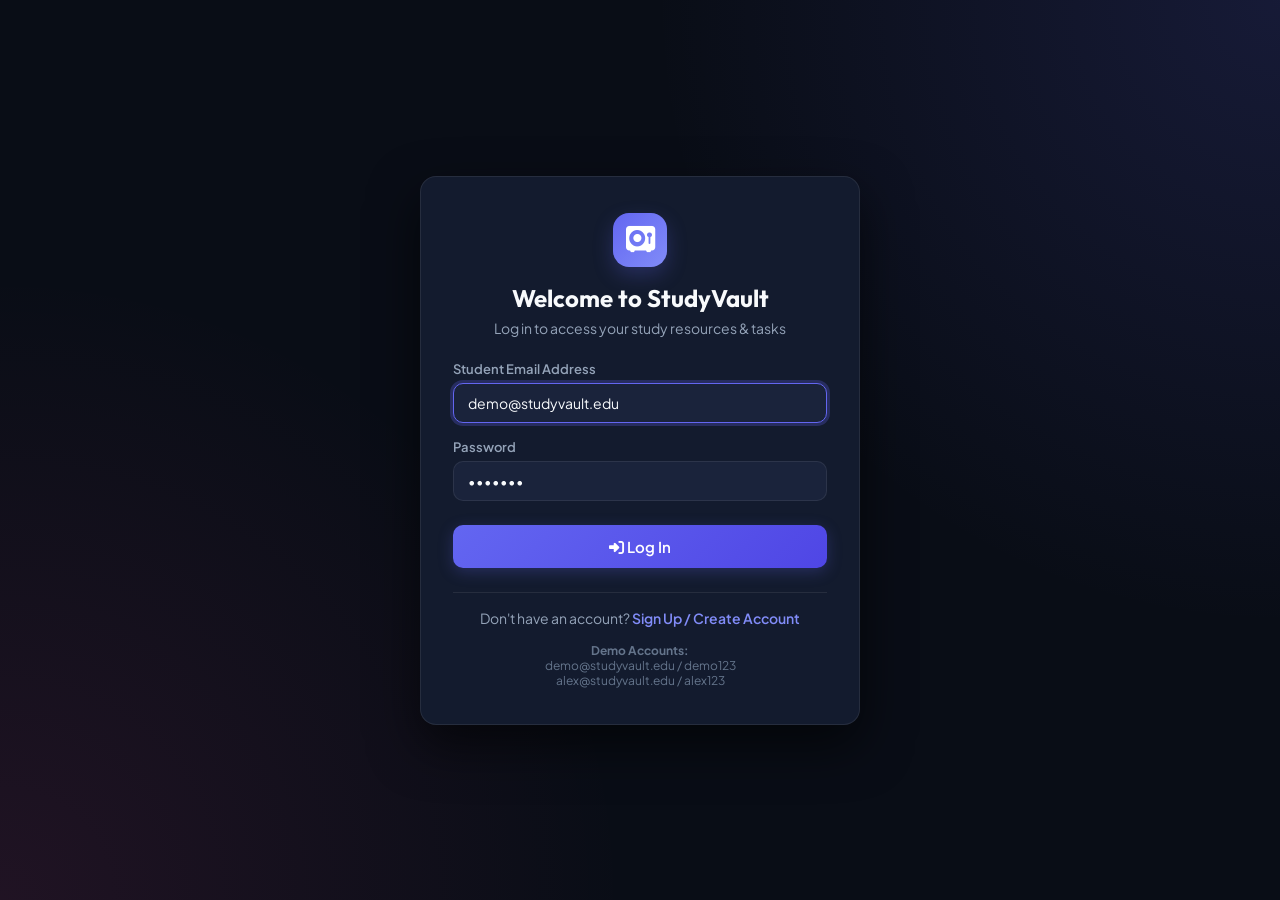
<file: index.html>
<!DOCTYPE html>
<html lang="en">
<head>
  <meta charset="UTF-8">
  <meta name="viewport" content="width=device-width, initial-scale=1.0">
  <title>StudyVault - Student Study Resource & Task Manager</title>
  <link rel="stylesheet" href="static/css/style.css">
  <link rel="stylesheet" href="https://cdnjs.cloudflare.com/ajax/libs/font-awesome/6.4.0/css/all.min.css">
  <style>
    .auth-page {
      min-height: 100vh;
      width: 100vw;
      display: flex;
      align-items: center;
      justify-content: center;
      background: radial-gradient(circle at top right, rgba(99, 102, 241, 0.15), transparent 40%),
                  radial-gradient(circle at bottom left, rgba(236, 72, 153, 0.1), transparent 40%),
                  var(--bg-dark);
      padding: 20px;
      position: fixed;
      top: 0;
      left: 0;
      z-index: 5000;
    }
    .auth-card {
      background-color: var(--bg-card);
      border: 1px solid var(--border-color);
      border-radius: var(--radius-lg);
      width: 100%;
      max-width: 440px;
      padding: 36px 32px;
      box-shadow: 0 20px 50px rgba(0, 0, 0, 0.6);
    }
    .auth-header {
      text-align: center;
      margin-bottom: 24px;
    }
    .auth-logo {
      width: 54px;
      height: 54px;
      background: linear-gradient(135deg, var(--primary), #818cf8);
      border-radius: 16px;
      display: flex;
      align-items: center;
      justify-content: center;
      font-size: 26px;
      color: white;
      margin: 0 auto 16px auto;
      box-shadow: 0 8px 20px var(--primary-glow);
    }
    .auth-header h2 {
      font-family: 'Outfit', sans-serif;
      font-size: 24px;
      font-weight: 700;
    }
    .auth-header p {
      color: var(--text-muted);
      font-size: 14px;
      margin-top: 6px;
    }
    .auth-alert {
      background-color: rgba(244, 63, 94, 0.15);
      border: 1px solid var(--priority-high);
      color: #fda4af;
      padding: 12px 16px;
      border-radius: var(--radius-md);
      font-size: 13px;
      font-weight: 500;
      margin-bottom: 20px;
      display: flex;
      align-items: center;
      gap: 10px;
    }
    .auth-footer {
      text-align: center;
      margin-top: 24px;
      padding-top: 16px;
      border-top: 1px solid var(--border-color);
      font-size: 14px;
      color: var(--text-muted);
    }
    .auth-footer a {
      color: #818cf8;
      text-decoration: none;
      font-weight: 600;
      cursor: pointer;
    }
    .btn-auth-submit {
      width: 100%;
      padding: 12px;
      background: linear-gradient(135deg, var(--primary), #4f46e5);
      color: white;
      border: none;
      border-radius: var(--radius-md);
      font-size: 15px;
      font-weight: 600;
      cursor: pointer;
      box-shadow: 0 4px 15px var(--primary-glow);
      transition: var(--transition);
      margin-top: 8px;
    }
    .btn-auth-submit:hover {
      transform: translateY(-2px);
      box-shadow: 0 6px 20px rgba(99, 102, 241, 0.4);
    }
  </style>
</head>
<body>
  <!-- LOGIN VIEW -->
  <div id="view-login" class="auth-page">
    <div class="auth-card">
      <div class="auth-header">
        <div class="auth-logo">
          <i class="fa-solid fa-vault"></i>
        </div>
        <h2>Welcome to StudyVault</h2>
        <p>Log in to access your study resources & tasks</p>
      </div>

      <div id="loginError" class="auth-alert" style="display: none;">
        <i class="fa-solid fa-circle-exclamation"></i>
        <span id="loginErrorText">Invalid credentials</span>
      </div>

      <form onsubmit="handleLogin(event)">
        <div class="form-group full">
          <label for="loginEmail">Student Email Address</label>
          <input type="email" id="loginEmail" placeholder="e.g. demo@studyvault.edu" required autofocus value="demo@studyvault.edu">
        </div>

        <div class="form-group full">
          <label for="loginPassword">Password</label>
          <input type="password" id="loginPassword" placeholder="Enter your password" required value="demo123">
        </div>

        <button type="submit" class="btn-auth-submit">
          <i class="fa-solid fa-right-to-bracket"></i> Log In
        </button>
      </form>

      <div class="auth-footer">
        Don't have an account? <a onclick="showAuthView('register')">Sign Up / Create Account</a>
      </div>
      
      <div style="text-align: center; margin-top: 16px; font-size: 12px; color: var(--text-dim);">
        <strong>Demo Accounts:</strong><br>
        <code>demo@studyvault.edu</code> / <code>demo123</code><br>
        <code>alex@studyvault.edu</code> / <code>alex123</code>
      </div>
    </div>
  </div>

  <!-- REGISTER / SIGNUP VIEW -->
  <div id="view-register" class="auth-page" style="display: none;">
    <div class="auth-card" style="max-width: 480px;">
      <div class="auth-header">
        <div class="auth-logo">
          <i class="fa-solid fa-user-plus"></i>
        </div>
        <h2>Create Student Account</h2>
        <p>Start organizing your study resources and tracking deadlines</p>
      </div>

      <div id="regError" class="auth-alert" style="display: none;">
        <i class="fa-solid fa-circle-exclamation"></i>
        <span id="regErrorText">Error message</span>
      </div>

      <form onsubmit="handleRegister(event)">
        <div class="form-group full">
          <label for="regName">Full Name *</label>
          <input type="text" id="regName" placeholder="e.g. Harsh Kumar" required>
        </div>

        <div class="form-group full">
          <label for="regEmail">Student Email Address *</label>
          <input type="email" id="regEmail" placeholder="e.g. harsh@college.edu" required>
        </div>

        <div class="form-grid">
          <div class="form-group">
            <label for="regPassword">Password *</label>
            <input type="password" id="regPassword" placeholder="At least 6 characters" required>
          </div>

          <div class="form-group">
            <label for="regConfirm">Confirm Password *</label>
            <input type="password" id="regConfirm" placeholder="Re-enter password" required>
          </div>
        </div>

        <button type="submit" class="btn-auth-submit">
          <i class="fa-solid fa-user-check"></i> Sign Up
        </button>
      </form>

      <div class="auth-footer">
        Already have an account? <a onclick="showAuthView('login')">Log In</a>
      </div>
    </div>
  </div>

  <!-- MAIN APP VIEW (Protected) -->
  <div id="view-app" class="app-container" style="display: none;">
    <!-- Sidebar Navigation -->
    <aside class="sidebar" id="sidebar">
      <div class="brand">
        <div class="brand-icon">
          <i class="fa-solid fa-vault"></i>
        </div>
        <div class="brand-text">
          <h1>StudyVault</h1>
          <p>Resource & Task Manager</p>
        </div>
      </div>

      <!-- Current User Badge & Logout Bar -->
      <div style="background-color: var(--bg-input); border: 1px solid var(--border-color); border-radius: var(--radius-md); padding: 10px 14px; margin-bottom: 20px; display: flex; align-items: center; justify-content: space-between;">
        <div style="display: flex; align-items: center; gap: 10px; overflow: hidden;">
          <div id="userAvatar" style="width: 32px; height: 32px; border-radius: 50%; background: linear-gradient(135deg, var(--primary), #818cf8); display: flex; align-items: center; justify-content: center; font-weight: 700; color: white; font-size: 14px; flex-shrink: 0;">
            U
          </div>
          <div style="overflow: hidden;">
            <div id="userName" style="font-size: 13px; font-weight: 600; white-space: nowrap; overflow: hidden; text-overflow: ellipsis; color: var(--text-main);">
              Student User
            </div>
            <div id="userEmail" style="font-size: 10px; color: var(--text-dim); white-space: nowrap; overflow: hidden; text-overflow: ellipsis;">
              student@studyvault.edu
            </div>
          </div>
        </div>
        <button onclick="handleLogout()" title="Logout" style="background: none; border: none; color: var(--priority-high); font-size: 16px; cursor: pointer; padding: 4px;">
          <i class="fa-solid fa-right-from-bracket"></i>
        </button>
      </div>

      <ul class="nav-menu">
        <li class="nav-item active" id="nav-dashboard" onclick="switchTab('dashboard')">
          <a href="#">
            <span class="nav-icon"><i class="fa-solid fa-chart-pie"></i></span>
            Dashboard
          </a>
        </li>
        <li class="nav-item" id="nav-resources" onclick="switchTab('resources')">
          <a href="#">
            <span class="nav-icon"><i class="fa-solid fa-book-bookmark"></i></span>
            Resources
          </a>
        </li>
        <li class="nav-item" id="nav-favorites" onclick="switchTab('favorites')">
          <a href="#">
            <span class="nav-icon"><i class="fa-solid fa-star"></i></span>
            Favorites
          </a>
        </li>
        <li class="nav-item" id="nav-archived" onclick="switchTab('archived')">
          <a href="#">
            <span class="nav-icon"><i class="fa-solid fa-box-archive"></i></span>
            Archived
          </a>
        </li>
        <li class="nav-item" id="nav-about" onclick="switchTab('about')">
          <a href="#">
            <span class="nav-icon"><i class="fa-solid fa-circle-info"></i></span>
            About / Guide
          </a>
        </li>
        <li class="nav-item" style="margin-top: 10px; border-top: 1px solid var(--border-color); padding-top: 10px;" onclick="handleLogout()">
          <a href="#" style="color: var(--priority-high);">
            <span class="nav-icon"><i class="fa-solid fa-right-from-bracket"></i></span>
            Logout / Switch Account
          </a>
        </li>
      </ul>

      <button class="btn-quick-add" onclick="openAddModal()">
        <i class="fa-solid fa-plus"></i> Add New Resource
      </button>
    </aside>

    <!-- Main Content -->
    <main class="main-content">
      <!-- DASHBOARD TAB -->
      <div id="tab-dashboard" class="tab-pane">
        <div class="top-bar">
          <div class="page-title">
            <h2 id="welcomeGreeting">Welcome back, Student!</h2>
            <p>Track your personal study materials, active tasks, and upcoming deadlines.</p>
          </div>
          <div class="top-actions">
            <button class="btn-cancel" onclick="handleLogout()" title="Log out / Switch User">
              <i class="fa-solid fa-user-gear"></i> Logout
            </button>
            <button class="btn-save" onclick="openAddModal()">
              <i class="fa-solid fa-plus"></i> Add Resource
            </button>
          </div>
        </div>

        <div class="stats-grid">
          <div class="stat-card">
            <div class="stat-icon-wrapper stat-total"><i class="fa-solid fa-book-bookmark"></i></div>
            <div class="stat-info">
              <div class="stat-value" id="dashTotal">0</div>
              <div class="stat-label">Total Resources</div>
            </div>
          </div>
          <div class="stat-card">
            <div class="stat-icon-wrapper stat-completed"><i class="fa-solid fa-circle-check"></i></div>
            <div class="stat-info">
              <div class="stat-value" id="dashCompleted">0</div>
              <div class="stat-label">Completed Tasks</div>
            </div>
          </div>
          <div class="stat-card">
            <div class="stat-icon-wrapper stat-progress"><i class="fa-solid fa-spinner"></i></div>
            <div class="stat-info">
              <div class="stat-value" id="dashProgress">0</div>
              <div class="stat-label">In Progress</div>
            </div>
          </div>
          <div class="stat-card">
            <div class="stat-icon-wrapper stat-tasks"><i class="fa-solid fa-list-check"></i></div>
            <div class="stat-info">
              <div class="stat-value" id="dashPending">0</div>
              <div class="stat-label">Pending Tasks</div>
            </div>
          </div>
          <div class="stat-card">
            <div class="stat-icon-wrapper stat-favorites"><i class="fa-solid fa-star"></i></div>
            <div class="stat-info">
              <div class="stat-value" id="dashFavs">0</div>
              <div class="stat-label">Favorites</div>
            </div>
          </div>
        </div>

        <div class="dashboard-grid">
          <div class="panel">
            <div class="section-header">
              <h3><i class="fa-solid fa-layer-group" style="color: var(--primary); margin-right: 8px;"></i> Resources by Subject</h3>
              <a href="#" onclick="switchTab('resources')" style="color: #818cf8; text-decoration: none; font-size: 13px; font-weight: 600;">View All &rarr;</a>
            </div>
            <div class="subject-list" id="dashSubjectList"></div>
          </div>

          <div class="panel">
            <div class="section-header">
              <h3><i class="fa-solid fa-clock-rotate-left" style="color: var(--priority-medium); margin-right: 8px;"></i> Upcoming Deadlines</h3>
            </div>
            <div class="deadline-list" id="dashDeadlineList"></div>
          </div>
        </div>
      </div>

      <!-- RESOURCES CATALOG TAB -->
      <div id="tab-resources" class="tab-pane" style="display: none;">
        <div class="top-bar">
          <div class="page-title">
            <h2>Study Resources Catalog</h2>
            <p>Organize, search, and manage your websites, tutorials, and repositories.</p>
          </div>
          <div class="top-actions">
            <button class="btn-save" onclick="openAddModal()">
              <i class="fa-solid fa-plus"></i> Add Resource
            </button>
          </div>
        </div>

        <div class="filter-bar">
          <div class="search-box">
            <i class="fa-solid fa-magnifying-glass search-icon"></i>
            <input type="text" id="searchInput" placeholder="Search by title, subject, tags, task..." oninput="renderApp()">
          </div>
          <select id="filterSubject" class="filter-select" onchange="renderApp()"><option value="">All Subjects</option></select>
          <select id="filterCategory" class="filter-select" onchange="renderApp()">
            <option value="">All Categories</option>
            <option value="Tutorial">Tutorial</option>
            <option value="YouTube">YouTube</option>
            <option value="GitHub">GitHub</option>
            <option value="Documentation">Documentation</option>
            <option value="Research">Research</option>
            <option value="Notes">Notes</option>
            <option value="Other">Other</option>
          </select>
          <select id="filterStatus" class="filter-select" onchange="renderApp()">
            <option value="">All Statuses</option>
            <option value="Not Started">Not Started</option>
            <option value="In Progress">In Progress</option>
            <option value="Completed">Completed</option>
          </select>
          <select id="filterPriority" class="filter-select" onchange="renderApp()">
            <option value="">All Priorities</option>
            <option value="High">High Priority</option>
            <option value="Medium">Medium Priority</option>
            <option value="Low">Low Priority</option>
          </select>
          <button class="btn-cancel" onclick="resetFilterInputs()" style="padding: 10px 14px; font-size: 13px;">
            <i class="fa-solid fa-filter-circle-xmark"></i> Clear Filters
          </button>
        </div>

        <div class="resource-grid" id="gridResources"></div>
      </div>

      <!-- FAVORITES TAB -->
      <div id="tab-favorites" class="tab-pane" style="display: none;">
        <div class="top-bar">
          <div class="page-title">
            <h2><i class="fa-solid fa-star" style="color: #ec4899; margin-right: 6px;"></i> Favorite Resources</h2>
            <p>Starred tutorials, documentation, and key links.</p>
          </div>
        </div>
        <div class="resource-grid" id="gridFavorites"></div>
      </div>

      <!-- ARCHIVED TAB -->
      <div id="tab-archived" class="tab-pane" style="display: none;">
        <div class="top-bar">
          <div class="page-title">
            <h2><i class="fa-solid fa-box-archive" style="color: var(--text-dim); margin-right: 6px;"></i> Archived Resources</h2>
            <p>Stored resources kept out of active view. Restore anytime.</p>
          </div>
        </div>
        <div class="resource-grid" id="gridArchived"></div>
      </div>

      <!-- ABOUT TAB -->
      <div id="tab-about" class="tab-pane" style="display: none;">
        <div class="top-bar">
          <div class="page-title">
            <h2>About StudyVault & Demo Checklist</h2>
            <p>Student resource & task management system.</p>
          </div>
        </div>
        <div class="panel">
          <h3 style="margin-bottom: 12px; font-family: 'Outfit'; color: #818cf8;"><i class="fa-solid fa-graduation-cap"></i> Concept</h3>
          <p style="color: var(--text-muted); line-height: 1.6; font-size: 14px;">
            StudyVault bridges the gap between saving study links and actually completing tasks. Every resource links directly:
          </p>
          <div style="background-color: var(--bg-input); padding: 16px; border-radius: 10px; margin: 16px 0; display: flex; align-items: center; justify-content: space-around; font-weight: 600; font-size: 14px; border: 1px solid var(--border-color);">
            <div><i class="fa-solid fa-link" style="color: var(--primary);"></i> Study Resource</div> &rarr;
            <div><i class="fa-solid fa-list-check" style="color: var(--priority-medium);"></i> Action Task</div> &rarr;
            <div><i class="fa-solid fa-calendar-days" style="color: var(--priority-high);"></i> Target Deadline</div> &rarr;
            <div><i class="fa-solid fa-circle-check" style="color: var(--status-completed);"></i> Completion</div>
          </div>
        </div>
      </div>
    </main>
  </div>

  <!-- Global Modal Form -->
  <div class="modal-overlay" id="modalOverlay">
    <div class="modal-card">
      <div class="modal-header">
        <h3 id="modalTitle">Add New Study Resource</h3>
        <button class="btn-close-modal" onclick="closeModal()">&times;</button>
      </div>
      <form id="resourceForm" onsubmit="saveResource(event)">
        <input type="hidden" id="resId">
        
        <div class="form-group full">
          <label for="resUrl">Resource Web URL *</label>
          <div class="url-input-wrap">
            <input type="url" id="resUrl" placeholder="https://example.com/flask-tutorial" required onblur="checkDuplicateUrl()">
            <button type="button" class="btn-auto-title" onclick="autoFetchTitle()" id="btnAutoTitle">
              <i class="fa-solid fa-wand-magic-sparkles"></i> Auto Title
            </button>
          </div>
          <small id="dupWarning" style="color: var(--priority-medium); font-size: 11px; margin-top: 4px; display: none;"></small>
        </div>

        <div class="form-group full">
          <label for="resTitle">Resource Title *</label>
          <input type="text" id="resTitle" placeholder="e.g. Python Flask Tutorial & Authentication" required>
        </div>

        <div class="form-grid">
          <div class="form-group">
            <label for="resSubject">Subject *</label>
            <input type="text" id="resSubject" placeholder="e.g. Python, DBMS, Web Dev" required>
          </div>
          <div class="form-group">
            <label for="resCategory">Category</label>
            <select id="resCategory">
              <option value="Tutorial">Tutorial</option>
              <option value="YouTube">YouTube</option>
              <option value="GitHub">GitHub</option>
              <option value="Documentation">Documentation</option>
              <option value="Research">Research</option>
              <option value="Notes">Notes</option>
              <option value="Other">Other</option>
            </select>
          </div>
        </div>

        <div class="form-group full">
          <label for="resTask">Associated Action / Task (Optional)</label>
          <input type="text" id="resTask" placeholder="e.g. Complete authentication section">
        </div>

        <div class="form-grid">
          <div class="form-group">
            <label for="resDeadline">Task Deadline</label>
            <input type="date" id="resDeadline">
          </div>
          <div class="form-group">
            <label for="resPriority">Priority</label>
            <select id="resPriority">
              <option value="Low">Low</option>
              <option value="Medium" selected>Medium</option>
              <option value="High">High</option>
            </select>
          </div>
        </div>

        <div class="form-grid">
          <div class="form-group">
            <label for="resStatus">Status</label>
            <select id="resStatus">
              <option value="Not Started">Not Started</option>
              <option value="In Progress">In Progress</option>
              <option value="Completed">Completed</option>
            </select>
          </div>
          <div class="form-group">
            <label for="resTags">Tags (comma separated)</label>
            <input type="text" id="resTags" placeholder="e.g. flask, auth, python">
          </div>
        </div>

        <div class="form-group full">
          <label for="resDesc">Description / Notes</label>
          <textarea id="resDesc" rows="3" placeholder="Key notes about this link..."></textarea>
        </div>

        <div class="modal-footer">
          <button type="button" class="btn-cancel" onclick="closeModal()">Cancel</button>
          <button type="submit" class="btn-save" id="btnSave">Save Resource</button>
        </div>
      </form>
    </div>
  </div>

  <!-- Delete Modal -->
  <div class="modal-overlay" id="deleteModal">
    <div class="modal-card" style="max-width: 400px; text-align: center;">
      <div style="font-size: 36px; color: var(--priority-high); margin-bottom: 10px;">
        <i class="fa-solid fa-trash-can"></i>
      </div>
      <h3>Confirm Deletion</h3>
      <p style="color: var(--text-muted); font-size: 13px; margin-top: 6px;">Permanently delete this resource?</p>
      <div class="modal-footer" style="justify-content: center; margin-top: 16px;">
        <button type="button" class="btn-cancel" onclick="closeDeleteModal()">Cancel</button>
        <button type="button" class="btn-save" style="background: var(--priority-high);" onclick="confirmDelete()">Delete</button>
      </div>
    </div>
  </div>

  <!-- Toast Container -->
  <div class="toast-container" id="toastContainer"></div>

  <!-- Application & Auth Logic -->
  <script>
    const USERS_KEY = 'studyvault_users_v3';
    const CURRENT_USER_KEY = 'studyvault_current_user_v3';
    let currentUser = null;
    let resources = [];
    let deleteTargetId = null;

    const defaultUsers = [
      { id: 1, name: "Harsh Kumar", email: "demo@studyvault.edu", password: "demo123" },
      { id: 2, name: "Alex Student", email: "alex@studyvault.edu", password: "alex123" }
    ];

    const initialSeedUser1 = [
      {
        id: 101,
        title: "Python Flask Tutorial & Documentation",
        url: "https://flask.palletsprojects.com/en/stable/",
        subject: "Python",
        category: "Tutorial",
        tags: "flask, web, python, backend",
        description: "Official documentation covering Flask fundamentals, application context, blue-prints, and request handling.",
        task: "Complete authentication section",
        deadline: "2026-09-20",
        priority: "High",
        status: "In Progress",
        favorite: 1,
        archived: 0
      },
      {
        id: 102,
        title: "React Documentation & Hooks Guide",
        url: "https://react.dev/learn",
        subject: "Web Dev",
        category: "Documentation",
        tags: "react, frontend, javascript, hooks",
        description: "Interactive guide on modern React, functional components, useEffect, and custom hooks.",
        task: "Read hooks documentation",
        deadline: "2026-09-18",
        priority: "High",
        status: "In Progress",
        favorite: 1,
        archived: 0
      },
      {
        id: 103,
        title: "DBMS Normalization Notes & Exercises",
        url: "https://www.geeksforgeeks.org/dbms-normalization-1nf-2nf-3nf-bcnf/",
        subject: "DBMS",
        category: "Notes",
        tags: "database, normalization, 3NF, BCNF",
        description: "Comprehensive reference guide explaining Functional Dependencies, 1NF, 2NF, 3NF, and BCNF.",
        task: "Practice 3NF and BCNF normal form examples",
        deadline: "2026-09-22",
        priority: "Medium",
        status: "Not Started",
        favorite: 0,
        archived: 0
      }
    ];

    function getUsers() {
      const raw = localStorage.getItem(USERS_KEY);
      if (raw) {
        try { return JSON.parse(raw); } catch (e) { return [...defaultUsers]; }
      }
      localStorage.setItem(USERS_KEY, JSON.stringify(defaultUsers));
      return [...defaultUsers];
    }

    function checkAuth() {
      const urlParams = new URLSearchParams(window.location.search);
      if (urlParams.get('logout') === 'true') {
        localStorage.removeItem(CURRENT_USER_KEY);
        showAuthView('login');
        return;
      }

      const raw = localStorage.getItem(CURRENT_USER_KEY);
      if (raw) {
        try {
          currentUser = JSON.parse(raw);
          showAppView();
          return;
        } catch (e) {}
      }
      showAuthView('login');
    }

    function showAuthView(type) {
      document.getElementById('view-login').style.display = type === 'login' ? 'flex' : 'none';
      document.getElementById('view-register').style.display = type === 'register' ? 'flex' : 'none';
      document.getElementById('view-app').style.display = 'none';
      document.getElementById('loginError').style.display = 'none';
      document.getElementById('regError').style.display = 'none';
    }

    function showAppView() {
      document.getElementById('view-login').style.display = 'none';
      document.getElementById('view-register').style.display = 'none';
      document.getElementById('view-app').style.display = 'flex';

      document.getElementById('userName').innerText = currentUser.name;
      document.getElementById('userEmail').innerText = currentUser.email;
      document.getElementById('userAvatar').innerText = currentUser.name.charAt(0).toUpperCase();
      document.getElementById('welcomeGreeting').innerText = `Welcome back, ${currentUser.name}!`;

      loadUserData();
    }

    function handleLogin(event) {
      event.preventDefault();
      const email = document.getElementById('loginEmail').value.trim().toLowerCase();
      const password = document.getElementById('loginPassword').value.trim();
      const errBox = document.getElementById('loginError');

      const users = getUsers();
      const user = users.find(u => u.email.toLowerCase() === email && u.password === password);

      if (!user) {
        document.getElementById('loginErrorText').innerText = "Invalid email address or password.";
        errBox.style.display = 'flex';
        return;
      }

      currentUser = { id: user.id, name: user.name, email: user.email };
      localStorage.setItem(CURRENT_USER_KEY, JSON.stringify(currentUser));
      showToast(`Welcome back, ${user.name}!`, "success");
      showAppView();
    }

    function handleRegister(event) {
      event.preventDefault();
      const name = document.getElementById('regName').value.trim();
      const email = document.getElementById('regEmail').value.trim().toLowerCase();
      const password = document.getElementById('regPassword').value.trim();
      const confirm = document.getElementById('regConfirm').value.trim();
      const errBox = document.getElementById('regError');

      if (password.length < 6) {
        document.getElementById('regErrorText').innerText = "Password must be at least 6 characters long.";
        errBox.style.display = 'flex';
        return;
      }

      if (password !== confirm) {
        document.getElementById('regErrorText').innerText = "Passwords do not match.";
        errBox.style.display = 'flex';
        return;
      }

      const users = getUsers();
      if (users.some(u => u.email.toLowerCase() === email)) {
        document.getElementById('regErrorText').innerText = "An account with this email already exists.";
        errBox.style.display = 'flex';
        return;
      }

      const newUser = { id: Date.now(), name, email, password };
      users.push(newUser);
      localStorage.setItem(USERS_KEY, JSON.stringify(users));

      currentUser = { id: newUser.id, name: newUser.name, email: newUser.email };
      localStorage.setItem(CURRENT_USER_KEY, JSON.stringify(currentUser));

      showToast(`Account created! Welcome ${name}`, "success");
      showAppView();
    }

    function handleLogout() {
      localStorage.removeItem(CURRENT_USER_KEY);
      currentUser = null;
      showToast("Logged out successfully.", "info");
      showAuthView('login');
    }

    function getResourceStorageKey() {
      return `studyvault_resources_user_${currentUser ? currentUser.id : 'guest'}`;
    }

    function loadUserData() {
      const key = getResourceStorageKey();
      const raw = localStorage.getItem(key);
      if (raw) {
        try { resources = JSON.parse(raw); } catch (e) { resources = []; }
      } else {
        if (currentUser && currentUser.id === 1) {
          resources = [...initialSeedUser1];
        } else {
          resources = [];
        }
        saveUserData();
      }
      renderApp();
    }

    function saveUserData() {
      if (!currentUser) return;
      localStorage.setItem(getResourceStorageKey(), JSON.stringify(resources));
      renderApp();
    }

    function resetSampleData() {
      if (confirm("Reset study resources to initial sample data for your account?")) {
        resources = currentUser && currentUser.id === 1 ? [...initialSeedUser1] : [];
        saveUserData();
        showToast("Sample data restored!", "success");
      }
    }

    document.addEventListener('DOMContentLoaded', () => {
      checkAuth();
    });

    function switchTab(tab) {
      document.querySelectorAll('.tab-pane').forEach(el => el.style.display = 'none');
      document.querySelectorAll('.nav-item').forEach(el => el.classList.remove('active'));
      
      document.getElementById(`tab-${tab}`).style.display = 'block';
      const navEl = document.getElementById(`nav-${tab}`);
      if (navEl) navEl.classList.add('active');

      renderApp();
    }

    function renderApp() {
      updateDashboard();
      updateSubjectFilterDropdown();
      renderGrid('gridResources', r => r.archived === 0);
      renderGrid('gridFavorites', r => r.archived === 0 && r.favorite === 1);
      renderGrid('gridArchived', r => r.archived === 1);
    }

    function updateDashboard() {
      const active = resources.filter(r => r.archived === 0);
      const total = active.length;
      const completed = active.filter(r => r.status === 'Completed').length;
      const inProgress = active.filter(r => r.status === 'In Progress').length;
      const pendingTasks = active.filter(r => r.status !== 'Completed' && r.task && r.task.trim()).length;
      const favs = active.filter(r => r.favorite === 1).length;

      document.getElementById('dashTotal').innerText = total;
      document.getElementById('dashCompleted').innerText = completed;
      document.getElementById('dashProgress').innerText = inProgress;
      document.getElementById('dashPending').innerText = pendingTasks;
      document.getElementById('dashFavs').innerText = favs;

      const counts = {};
      active.forEach(r => {
        const s = r.subject || 'Other';
        counts[s] = (counts[s] || 0) + 1;
      });

      const sbContainer = document.getElementById('dashSubjectList');
      if (Object.keys(counts).length === 0) {
        sbContainer.innerHTML = `<p style="color: var(--text-muted); font-size: 13px;">No subjects added yet.</p>`;
      } else {
        sbContainer.innerHTML = Object.keys(counts).map(s => {
          const count = counts[s];
          const pct = total > 0 ? Math.round((count / total) * 100) : 0;
          return `
            <div class="subject-item">
              <div class="subject-meta">
                <span><strong>${s}</strong></span>
                <span style="color: var(--text-muted);">${count} items (${pct}%)</span>
              </div>
              <div class="subject-bar-bg"><div class="subject-bar-fill" style="width: ${pct}%;"></div></div>
            </div>
          `;
        }).join('');
      }

      const deadlines = active
        .filter(r => r.deadline && r.status !== 'Completed')
        .sort((a, b) => a.deadline.localeCompare(b.deadline))
        .slice(0, 5);

      const dlContainer = document.getElementById('dashDeadlineList');
      const todayStr = new Date().toISOString().split('T')[0];

      if (deadlines.length === 0) {
        dlContainer.innerHTML = `<p style="color: var(--text-dim); text-align: center; padding: 10px;">No pending deadlines!</p>`;
      } else {
        dlContainer.innerHTML = deadlines.map(d => {
          const isOverdue = d.deadline < todayStr;
          return `
            <div class="deadline-card ${isOverdue ? 'overdue' : ''}">
              <div class="deadline-info">
                <h4>${d.title}</h4>
                <p><i class="fa-solid fa-check-double"></i> ${d.task || 'Study Resource'}</p>
              </div>
              <div class="deadline-tag">
                <span class="due-date ${isOverdue ? 'overdue-text' : ''}">${isOverdue ? 'Overdue (' + d.deadline + ')' : d.deadline}</span>
                <span class="badge badge-priority-${d.priority.toLowerCase()}">${d.priority}</span>
              </div>
            </div>
          `;
        }).join('');
      }
    }

    function updateSubjectFilterDropdown() {
      const select = document.getElementById('filterSubject');
      if (!select) return;
      const current = select.value;
      const set = new Set();
      resources.forEach(r => r.subject && set.add(r.subject));
      
      let html = `<option value="">All Subjects</option>`;
      Array.from(set).sort().forEach(s => {
        html += `<option value="${s}" ${current === s ? 'selected' : ''}>${s}</option>`;
      });
      select.innerHTML = html;
    }

    function renderGrid(gridId, predicate) {
      const container = document.getElementById(gridId);
      if (!container) return;

      let list = resources.filter(predicate);

      if (gridId === 'gridResources') {
        const q = (document.getElementById('searchInput')?.value || '').toLowerCase().trim();
        const sub = document.getElementById('filterSubject')?.value || '';
        const cat = document.getElementById('filterCategory')?.value || '';
        const st = document.getElementById('filterStatus')?.value || '';
        const pri = document.getElementById('filterPriority')?.value || '';

        if (sub) list = list.filter(r => r.subject.toLowerCase() === sub.toLowerCase());
        if (cat) list = list.filter(r => (r.category || 'Other').toLowerCase() === cat.toLowerCase());
        if (st) list = list.filter(r => r.status.toLowerCase() === st.toLowerCase());
        if (pri) list = list.filter(r => r.priority.toLowerCase() === pri.toLowerCase());
        if (q) {
          list = list.filter(r =>
            r.title.toLowerCase().includes(q) ||
            r.subject.toLowerCase().includes(q) ||
            (r.tags && r.tags.toLowerCase().includes(q)) ||
            (r.task && r.task.toLowerCase().includes(q)) ||
            (r.description && r.description.toLowerCase().includes(q))
          );
        }
      }

      if (list.length === 0) {
        container.innerHTML = `
          <div class="empty-state">
            <i class="fa-solid fa-folder-open empty-icon"></i>
            <h4>No study resources found</h4>
            <p>Try clearing filters or adding a new resource!</p>
          </div>
        `;
        return;
      }

      const todayStr = new Date().toISOString().split('T')[0];

      container.innerHTML = list.map(r => {
        const isFav = r.favorite === 1;
        const isArch = r.archived === 1;
        const isOverdue = r.deadline && r.deadline < todayStr && r.status !== 'Completed';

        const tagPills = r.tags ? r.tags.split(',').map(t => `<span class="tag-pill">#${t.trim()}</span>`).join(' ') : '';

        return `
          <div class="resource-card">
            <div class="card-header">
              <div class="card-badges">
                <span class="badge badge-subject">${r.subject}</span>
                <span class="badge badge-category">${r.category || 'Other'}</span>
                <span class="badge badge-priority-${r.priority.toLowerCase()}">${r.priority}</span>
              </div>
              ${!isArch ? `
                <button class="btn-fav ${isFav ? 'active' : ''}" onclick="toggleFav(${r.id})">
                  <i class="fa-${isFav ? 'solid' : 'regular'} fa-star"></i>
                </button>
              ` : ''}
            </div>

            <div>
              <h3 class="card-title">${r.title}</h3>
              ${r.description ? `<p class="card-desc" style="margin-top: 6px;">${r.description}</p>` : ''}
            </div>

            ${r.task ? `
              <div class="card-task-box">
                <div class="card-task-title"><i class="fa-solid fa-list-check"></i> Associated Action</div>
                <div class="card-task-text">${r.task}</div>
              </div>
            ` : ''}

            <div style="display: flex; justify-content: space-between; align-items: center;">
              ${r.deadline ? `<div class="card-deadline"><i class="fa-solid fa-calendar-day"></i> Due: <span class="due-date ${isOverdue ? 'overdue-text' : ''}">${isOverdue ? 'Overdue (' + r.deadline + ')' : r.deadline}</span></div>` : '<div></div>'}
              <select class="status-dropdown badge-status-${r.status.toLowerCase().replace(/\s+/g, '-')}" onchange="changeStatus(${r.id}, this.value)">
                <option value="Not Started" ${r.status === 'Not Started' ? 'selected' : ''}>Not Started</option>
                <option value="In Progress" ${r.status === 'In Progress' ? 'selected' : ''}>In Progress</option>
                <option value="Completed" ${r.status === 'Completed' ? 'selected' : ''}>Completed</option>
              </select>
            </div>

            ${tagPills ? `<div class="tags-list">${tagPills}</div>` : ''}

            <div class="card-actions">
              <a href="${r.url}" target="_blank" rel="noopener" class="btn-open-link">
                <i class="fa-solid fa-arrow-up-right-from-square"></i> Open Resource
              </a>
              <div class="btn-action-group">
                ${isArch ? `
                  <button class="btn-icon" onclick="toggleArchive(${r.id})" title="Restore"><i class="fa-solid fa-rotate-left"></i></button>
                  <button class="btn-icon danger" onclick="openDeleteModal(${r.id})" title="Delete"><i class="fa-solid fa-trash-can"></i></button>
                ` : `
                  <button class="btn-icon" onclick="openEditModal(${r.id})" title="Edit"><i class="fa-solid fa-pen-to-square"></i></button>
                  <button class="btn-icon" onclick="toggleArchive(${r.id})" title="Archive"><i class="fa-solid fa-box-archive"></i></button>
                  <button class="btn-icon danger" onclick="openDeleteModal(${r.id})" title="Delete"><i class="fa-solid fa-trash-can"></i></button>
                `}
              </div>
            </div>
          </div>
        `;
      }).join('');
    }

    // Modal Operations
    function openAddModal() {
      document.getElementById('modalTitle').innerText = 'Add New Study Resource';
      document.getElementById('resourceForm').reset();
      document.getElementById('resId').value = '';
      document.getElementById('dupWarning').style.display = 'none';
      document.getElementById('modalOverlay').classList.add('active');
    }

    function openEditModal(id) {
      const item = resources.find(r => r.id === id);
      if (!item) return;
      document.getElementById('modalTitle').innerText = 'Edit Study Resource';
      document.getElementById('resId').value = item.id;
      document.getElementById('resUrl').value = item.url;
      document.getElementById('resTitle').value = item.title;
      document.getElementById('resSubject').value = item.subject;
      document.getElementById('resCategory').value = item.category || 'Other';
      document.getElementById('resTask').value = item.task || '';
      document.getElementById('resDeadline').value = item.deadline || '';
      document.getElementById('resPriority').value = item.priority || 'Medium';
      document.getElementById('resStatus').value = item.status || 'Not Started';
      document.getElementById('resTags').value = item.tags || '';
      document.getElementById('resDesc').value = item.description || '';
      document.getElementById('dupWarning').style.display = 'none';
      document.getElementById('modalOverlay').classList.add('active');
    }

    function closeModal() {
      document.getElementById('modalOverlay').classList.remove('active');
    }

    function checkDuplicateUrl() {
      const url = document.getElementById('resUrl').value.trim().toLowerCase();
      const currentId = document.getElementById('resId').value;
      const warning = document.getElementById('dupWarning');

      if (!url) { warning.style.display = 'none'; return; }

      const exists = resources.some(r => r.url.toLowerCase().replace(/\/$/, '') === url.replace(/\/$/, '') && String(r.id) !== String(currentId));
      if (exists) {
        warning.innerText = 'This resource URL is already saved in your vault.';
        warning.style.display = 'block';
      } else {
        warning.style.display = 'none';
      }
    }

    function autoFetchTitle() {
      const url = document.getElementById('resUrl').value.trim();
      const titleInput = document.getElementById('resTitle');
      const btn = document.getElementById('btnAutoTitle');

      if (!url) { showToast('Please enter a URL first!', 'warning'); return; }

      btn.innerHTML = `<i class="fa-solid fa-spinner fa-spin"></i> Fetching...`;
      
      fetch(`https://api.allorigins.win/get?url=${encodeURIComponent(url)}`)
        .then(res => res.json())
        .then(data => {
          btn.innerHTML = `<i class="fa-solid fa-wand-magic-sparkles"></i> Auto Title`;
          if (data && data.contents) {
            const match = data.contents.match(/<title[^>]*>([^<]+)<\/title>/i);
            if (match && match[1]) {
              titleInput.value = match[1].trim();
              showToast("Title fetched automatically!", "success");
              return;
            }
          }
          fallbackTitleGenerator(url);
        })
        .catch(() => {
          btn.innerHTML = `<i class="fa-solid fa-wand-magic-sparkles"></i> Auto Title`;
          fallbackTitleGenerator(url);
        });
    }

    function fallbackTitleGenerator(url) {
      try {
        const parsed = new URL(url.startsWith('http') ? url : 'https://' + url);
        let name = parsed.pathname.split('/').filter(Boolean).pop() || parsed.hostname;
        name = name.replace(/[-_]/g, ' ').replace(/\.[^/.]+$/, '');
        name = name.charAt(0).toUpperCase() + name.slice(1);
        document.getElementById('resTitle').value = name;
        showToast("Auto-generated clean title from URL!", "info");
      } catch (e) {
        showToast("Please type title manually.", "warning");
      }
    }

    function saveResource(event) {
      event.preventDefault();
      const id = document.getElementById('resId').value;
      const url = document.getElementById('resUrl').value.trim();
      const title = document.getElementById('resTitle').value.trim();
      const subject = document.getElementById('resSubject').value.trim();

      const exists = resources.some(r => r.url.toLowerCase().replace(/\/$/, '') === url.toLowerCase().replace(/\/$/, '') && String(r.id) !== String(id));
      if (exists) {
        showToast('This URL is already saved in your StudyVault!', 'warning');
        return;
      }

      const itemData = {
        title,
        url: url.startsWith('http') ? url : 'https://' + url,
        subject,
        category: document.getElementById('resCategory').value,
        task: document.getElementById('resTask').value.trim(),
        deadline: document.getElementById('resDeadline').value,
        priority: document.getElementById('resPriority').value,
        status: document.getElementById('resStatus').value,
        tags: document.getElementById('resTags').value.trim(),
        description: document.getElementById('resDesc').value.trim()
      };

      if (id) {
        const idx = resources.findIndex(r => String(r.id) === String(id));
        if (idx !== -1) {
          resources[idx] = { ...resources[idx], ...itemData };
          showToast('Resource updated successfully!', 'success');
        }
      } else {
        const newItem = {
          id: Date.now(),
          ...itemData,
          favorite: 0,
          archived: 0
        };
        resources.unshift(newItem);
        showToast('Study resource added!', 'success');
      }

      closeModal();
      saveUserData();
    }

    function toggleFav(id) {
      const item = resources.find(r => r.id === id);
      if (item) {
        item.favorite = item.favorite === 1 ? 0 : 1;
        showToast(item.favorite === 1 ? 'Added to Favorites!' : 'Removed from Favorites', 'info');
        saveUserData();
      }
    }

    function toggleArchive(id) {
      const item = resources.find(r => r.id === id);
      if (item) {
        item.archived = item.archived === 1 ? 0 : 1;
        showToast(item.archived === 1 ? 'Resource archived!' : 'Resource restored!', 'info');
        saveUserData();
      }
    }

    function changeStatus(id, newStatus) {
      const item = resources.find(r => r.id === id);
      if (item) {
        item.status = newStatus;
        showToast(`Status updated to "${newStatus}"`, 'success');
        saveUserData();
      }
    }

    function openDeleteModal(id) {
      deleteTargetId = id;
      document.getElementById('deleteModal').classList.add('active');
    }
    function closeDeleteModal() {
      deleteTargetId = null;
      document.getElementById('deleteModal').classList.remove('active');
    }
    function confirmDelete() {
      if (deleteTargetId) {
        resources = resources.filter(r => r.id !== deleteTargetId);
        showToast('Resource permanently deleted!', 'success');
        closeDeleteModal();
        saveData();
      }
    }

    function resetFilterInputs() {
      if (document.getElementById('searchInput')) document.getElementById('searchInput').value = '';
      if (document.getElementById('filterSubject')) document.getElementById('filterSubject').value = '';
      if (document.getElementById('filterCategory')) document.getElementById('filterCategory').value = '';
      if (document.getElementById('filterStatus')) document.getElementById('filterStatus').value = '';
      if (document.getElementById('filterPriority')) document.getElementById('filterPriority').value = '';
      renderApp();
    }

    function showToast(msg, type = 'info') {
      const container = document.getElementById('toastContainer');
      const toast = document.createElement('div');
      toast.className = `toast ${type}`;
      toast.innerHTML = `<i class="fa-solid fa-circle-info"></i><div class="toast-msg">${msg}</div>`;
      container.appendChild(toast);
      setTimeout(() => {
        toast.style.opacity = '0';
        setTimeout(() => toast.remove(), 300);
      }, 3000);
    }
  </script>
</body>
</html>
</file>
<file: static/css/style.css>
/* StudyVault - Premium Dark/Modern CSS Design System */
@import url('https://fonts.googleapis.com/css2?family=Outfit:wght@300;400;500;600;700&family=Plus+Jakarta+Sans:wght@400;500;600;700&display=swap');

:root {
  /* Theme Colors */
  --bg-dark: #090d16;
  --bg-card: #131b2e;
  --bg-card-hover: #1c2744;
  --bg-sidebar: #0e1526;
  --bg-input: #1a233b;
  
  --border-color: rgba(255, 255, 255, 0.08);
  --border-color-focus: #6366f1;
  
  --primary: #6366f1;
  --primary-hover: #4f46e5;
  --primary-glow: rgba(99, 102, 241, 0.25);
  
  --text-main: #f8fafc;
  --text-muted: #94a3b8;
  --text-dim: #64748b;

  /* Status Colors */
  --status-completed: #10b981;
  --status-completed-bg: rgba(16, 185, 129, 0.12);
  --status-progress: #3b82f6;
  --status-progress-bg: rgba(59, 130, 246, 0.12);
  --status-notstarted: #64748b;
  --status-notstarted-bg: rgba(100, 116, 139, 0.15);

  /* Priority Colors */
  --priority-high: #f43f5e;
  --priority-high-bg: rgba(244, 63, 94, 0.15);
  --priority-medium: #f59e0b;
  --priority-medium-bg: rgba(245, 158, 11, 0.15);
  --priority-low: #10b981;
  --priority-low-bg: rgba(16, 185, 129, 0.15);

  /* Shadows & Radius */
  --radius-lg: 16px;
  --radius-md: 10px;
  --radius-sm: 6px;
  --shadow-main: 0 10px 25px -5px rgba(0, 0, 0, 0.4);
  --transition: all 0.2s cubic-bezier(0.4, 0, 0.2, 1);
}

/* Reset & Base Styles */
* {
  margin: 0;
  padding: 0;
  box-sizing: border-box;
  font-family: 'Plus Jakarta Sans', sans-serif;
}

body {
  background-color: var(--bg-dark);
  color: var(--text-main);
  min-height: 100vh;
  display: flex;
  overflow-x: hidden;
}

/* App Container */
.app-container {
  display: flex;
  width: 100vw;
  min-height: 100vh;
}

/* Sidebar Navigation */
.sidebar {
  width: 260px;
  background-color: var(--bg-sidebar);
  border-right: 1px solid var(--border-color);
  display: flex;
  flex-direction: column;
  padding: 24px 16px;
  position: fixed;
  height: 100vh;
  z-index: 100;
  transition: var(--transition);
}

.brand {
  display: flex;
  align-items: center;
  gap: 12px;
  padding: 0 12px 28px 12px;
  border-bottom: 1px solid var(--border-color);
  margin-bottom: 24px;
}

.brand-icon {
  width: 40px;
  height: 40px;
  background: linear-gradient(135deg, var(--primary), #818cf8);
  border-radius: 12px;
  display: flex;
  align-items: center;
  justify-content: center;
  font-size: 20px;
  color: white;
  box-shadow: 0 4px 15px var(--primary-glow);
}

.brand-text h1 {
  font-family: 'Outfit', sans-serif;
  font-size: 20px;
  font-weight: 700;
  letter-spacing: -0.5px;
  background: linear-gradient(to right, #ffffff, #cbd5e1);
  -webkit-background-clip: text;
  -webkit-text-fill-color: transparent;
}

.brand-text p {
  font-size: 11px;
  color: var(--text-dim);
  font-weight: 500;
}

/* Nav Menu */
.nav-menu {
  display: flex;
  flex-direction: column;
  gap: 6px;
  list-style: none;
  flex: 1;
}

.nav-item a {
  display: flex;
  align-items: center;
  gap: 14px;
  padding: 12px 16px;
  color: var(--text-muted);
  text-decoration: none;
  border-radius: var(--radius-md);
  font-size: 14px;
  font-weight: 500;
  transition: var(--transition);
}

.nav-item a:hover {
  background-color: rgba(255, 255, 255, 0.05);
  color: var(--text-main);
}

.nav-item.active a {
  background: linear-gradient(90deg, rgba(99, 102, 241, 0.15), rgba(99, 102, 241, 0.05));
  color: #818cf8;
  border-left: 3px solid var(--primary);
  font-weight: 600;
}

.nav-icon {
  font-size: 18px;
  display: flex;
  align-items: center;
}

.badge-count {
  margin-left: auto;
  background: var(--bg-input);
  padding: 2px 8px;
  border-radius: 20px;
  font-size: 11px;
  color: var(--text-muted);
}

/* Quick Add Button in Sidebar */
.btn-quick-add {
  width: 100%;
  padding: 12px;
  background: linear-gradient(135deg, var(--primary), #4f46e5);
  color: white;
  border: none;
  border-radius: var(--radius-md);
  font-weight: 600;
  font-size: 14px;
  display: flex;
  align-items: center;
  justify-content: center;
  gap: 8px;
  cursor: pointer;
  box-shadow: 0 4px 15px var(--primary-glow);
  transition: var(--transition);
  margin-top: auto;
}

.btn-quick-add:hover {
  transform: translateY(-2px);
  box-shadow: 0 6px 20px rgba(99, 102, 241, 0.4);
}

/* Main Content Area */
.main-content {
  margin-left: 260px;
  flex: 1;
  padding: 32px 40px;
  min-height: 100vh;
  width: calc(100vw - 260px);
}

/* Top Bar */
.top-bar {
  display: flex;
  justify-content: space-between;
  align-items: center;
  margin-bottom: 32px;
}

.page-title h2 {
  font-family: 'Outfit', sans-serif;
  font-size: 28px;
  font-weight: 700;
  letter-spacing: -0.5px;
}

.page-title p {
  color: var(--text-muted);
  font-size: 14px;
  margin-top: 4px;
}

.top-actions {
  display: flex;
  gap: 12px;
}

/* Dashboard Metrics Grid */
.stats-grid {
  display: grid;
  grid-template-columns: repeat(auto-fit, minmax(200px, 1fr));
  gap: 20px;
  margin-bottom: 36px;
}

.stat-card {
  background-color: var(--bg-card);
  border: 1px solid var(--border-color);
  border-radius: var(--radius-lg);
  padding: 20px;
  display: flex;
  align-items: center;
  gap: 16px;
  transition: var(--transition);
}

.stat-card:hover {
  transform: translateY(-4px);
  border-color: rgba(255, 255, 255, 0.15);
  box-shadow: var(--shadow-main);
}

.stat-icon-wrapper {
  width: 48px;
  height: 48px;
  border-radius: 14px;
  display: flex;
  align-items: center;
  justify-content: center;
  font-size: 22px;
}

.stat-total { background: rgba(99, 102, 241, 0.12); color: #818cf8; }
.stat-completed { background: var(--status-completed-bg); color: var(--status-completed); }
.stat-progress { background: var(--status-progress-bg); color: var(--status-progress); }
.stat-tasks { background: rgba(245, 158, 11, 0.12); color: #f59e0b; }
.stat-favorites { background: rgba(236, 72, 153, 0.12); color: #ec4899; }

.stat-info .stat-value {
  font-family: 'Outfit', sans-serif;
  font-size: 26px;
  font-weight: 700;
  line-height: 1.2;
}

.stat-info .stat-label {
  font-size: 13px;
  color: var(--text-muted);
  font-weight: 500;
}

/* Section Header */
.section-header {
  display: flex;
  justify-content: space-between;
  align-items: center;
  margin-bottom: 20px;
}

.section-header h3 {
  font-family: 'Outfit', sans-serif;
  font-size: 20px;
  font-weight: 600;
}

/* Dashboard Split Grid */
.dashboard-grid {
  display: grid;
  grid-template-columns: 2fr 1fr;
  gap: 28px;
}

/* Cards & Panel Container */
.panel {
  background-color: var(--bg-card);
  border: 1px solid var(--border-color);
  border-radius: var(--radius-lg);
  padding: 24px;
  margin-bottom: 28px;
}

/* Subject Pills & Bars */
.subject-list {
  display: flex;
  flex-direction: column;
  gap: 16px;
}

.subject-item {
  display: flex;
  flex-direction: column;
  gap: 8px;
}

.subject-meta {
  display: flex;
  justify-content: space-between;
  font-size: 14px;
  font-weight: 500;
}

.subject-bar-bg {
  width: 100%;
  height: 8px;
  background-color: var(--bg-input);
  border-radius: 10px;
  overflow: hidden;
}

.subject-bar-fill {
  height: 100%;
  background: linear-gradient(90deg, var(--primary), #818cf8);
  border-radius: 10px;
  transition: width 0.6s ease;
}

/* Deadline List */
.deadline-list {
  display: flex;
  flex-direction: column;
  gap: 12px;
}

.deadline-card {
  background-color: rgba(255, 255, 255, 0.02);
  border: 1px solid var(--border-color);
  border-radius: var(--radius-md);
  padding: 14px 16px;
  display: flex;
  align-items: center;
  justify-content: space-between;
  transition: var(--transition);
}

.deadline-card:hover {
  background-color: rgba(255, 255, 255, 0.05);
}

.deadline-card.overdue {
  border-left: 4px solid var(--priority-high);
  background: rgba(244, 63, 94, 0.05);
}

.deadline-info h4 {
  font-size: 15px;
  font-weight: 600;
}

.deadline-info p {
  font-size: 12px;
  color: var(--text-muted);
  margin-top: 2px;
}

.deadline-tag {
  display: flex;
  flex-direction: column;
  align-items: flex-end;
  gap: 4px;
}

.due-date {
  font-size: 12px;
  font-weight: 600;
  color: #a5b4fc;
}

.due-date.overdue-text {
  color: var(--priority-high);
}

/* Filters & Search Bar */
.filter-bar {
  display: flex;
  flex-wrap: wrap;
  gap: 14px;
  background-color: var(--bg-card);
  border: 1px solid var(--border-color);
  border-radius: var(--radius-lg);
  padding: 16px 20px;
  margin-bottom: 28px;
  align-items: center;
}

.search-box {
  flex: 1;
  min-width: 240px;
  position: relative;
}

.search-box input {
  width: 100%;
  padding: 10px 16px 10px 42px;
  background-color: var(--bg-input);
  border: 1px solid var(--border-color);
  border-radius: var(--radius-md);
  color: var(--text-main);
  font-size: 14px;
  outline: none;
  transition: var(--transition);
}

.search-box input:focus {
  border-color: var(--primary);
  box-shadow: 0 0 0 3px var(--primary-glow);
}

.search-icon {
  position: absolute;
  left: 14px;
  top: 50%;
  transform: translateY(-50%);
  color: var(--text-dim);
  font-size: 16px;
}

.filter-select {
  padding: 10px 14px;
  background-color: var(--bg-input);
  border: 1px solid var(--border-color);
  border-radius: var(--radius-md);
  color: var(--text-main);
  font-size: 13px;
  outline: none;
  cursor: pointer;
  transition: var(--transition);
}

.filter-select:focus {
  border-color: var(--primary);
}

/* Resource Cards Grid */
.resource-grid {
  display: grid;
  grid-template-columns: repeat(auto-fill, minmax(320px, 1fr));
  gap: 24px;
}

.resource-card {
  background-color: var(--bg-card);
  border: 1px solid var(--border-color);
  border-radius: var(--radius-lg);
  padding: 20px;
  display: flex;
  flex-direction: column;
  justify-content: space-between;
  gap: 16px;
  transition: var(--transition);
  position: relative;
}

.resource-card:hover {
  transform: translateY(-3px);
  border-color: rgba(255, 255, 255, 0.15);
  box-shadow: var(--shadow-main);
}

.card-header {
  display: flex;
  justify-content: space-between;
  align-items: flex-start;
  gap: 12px;
}

.card-badges {
  display: flex;
  flex-wrap: wrap;
  gap: 6px;
}

.badge {
  padding: 3px 10px;
  border-radius: 20px;
  font-size: 11px;
  font-weight: 600;
  text-transform: capitalize;
}

.badge-subject {
  background-color: rgba(99, 102, 241, 0.15);
  color: #a5b4fc;
}

.badge-category {
  background-color: rgba(255, 255, 255, 0.06);
  color: var(--text-muted);
}

.badge-status-completed { background: var(--status-completed-bg); color: var(--status-completed); }
.badge-status-in-progress { background: var(--status-progress-bg); color: var(--status-progress); }
.badge-status-not-started { background: var(--status-notstarted-bg); color: var(--status-notstarted); }

.badge-priority-high { background: var(--priority-high-bg); color: var(--priority-high); }
.badge-priority-medium { background: var(--priority-medium-bg); color: var(--priority-medium); }
.badge-priority-low { background: var(--priority-low-bg); color: var(--priority-low); }

/* Favorite Button */
.btn-fav {
  background: none;
  border: none;
  color: var(--text-dim);
  font-size: 18px;
  cursor: pointer;
  transition: var(--transition);
}

.btn-fav.active {
  color: #ec4899;
}

.btn-fav:hover {
  transform: scale(1.2);
}

/* Card Body */
.card-title {
  font-family: 'Outfit', sans-serif;
  font-size: 18px;
  font-weight: 600;
  color: var(--text-main);
  line-height: 1.3;
}

.card-desc {
  font-size: 13px;
  color: var(--text-muted);
  line-height: 1.5;
  display: -webkit-box;
  -webkit-line-clamp: 2;
  -webkit-box-orient: vertical;
  overflow: hidden;
}

.card-task-box {
  background-color: rgba(0, 0, 0, 0.2);
  border-left: 3px solid var(--primary);
  border-radius: 4px;
  padding: 10px 12px;
}

.card-task-title {
  font-size: 11px;
  text-transform: uppercase;
  letter-spacing: 0.5px;
  color: var(--text-dim);
  font-weight: 600;
}

.card-task-text {
  font-size: 13px;
  font-weight: 500;
  margin-top: 2px;
  color: #e2e8f0;
}

.card-deadline {
  font-size: 12px;
  color: var(--text-muted);
  display: flex;
  align-items: center;
  gap: 6px;
}

.tags-list {
  display: flex;
  flex-wrap: wrap;
  gap: 4px;
}

.tag-pill {
  font-size: 10px;
  background-color: rgba(255, 255, 255, 0.04);
  color: var(--text-dim);
  padding: 2px 6px;
  border-radius: 4px;
}

/* Card Action Footer */
.card-actions {
  display: flex;
  align-items: center;
  justify-content: space-between;
  padding-top: 12px;
  border-top: 1px solid var(--border-color);
  gap: 8px;
}

.btn-action-group {
  display: flex;
  gap: 6px;
}

.btn-icon {
  background-color: rgba(255, 255, 255, 0.05);
  border: 1px solid var(--border-color);
  color: var(--text-muted);
  width: 32px;
  height: 32px;
  border-radius: var(--radius-sm);
  display: flex;
  align-items: center;
  justify-content: center;
  cursor: pointer;
  transition: var(--transition);
  font-size: 14px;
}

.btn-icon:hover {
  background-color: rgba(255, 255, 255, 0.12);
  color: var(--text-main);
}

.btn-icon.danger:hover {
  background-color: rgba(244, 63, 94, 0.2);
  color: var(--priority-high);
  border-color: var(--priority-high);
}

.btn-open-link {
  display: inline-flex;
  align-items: center;
  gap: 6px;
  padding: 6px 14px;
  background-color: var(--primary);
  color: white;
  text-decoration: none;
  font-size: 12px;
  font-weight: 600;
  border-radius: var(--radius-sm);
  transition: var(--transition);
}

.btn-open-link:hover {
  background-color: var(--primary-hover);
  box-shadow: 0 2px 10px var(--primary-glow);
}

/* Status Select Pill in Card */
.status-dropdown {
  padding: 4px 8px;
  border-radius: 20px;
  border: 1px solid var(--border-color);
  background-color: var(--bg-input);
  color: var(--text-main);
  font-size: 11px;
  font-weight: 600;
  cursor: pointer;
  outline: none;
}

/* Modals */
.modal-overlay {
  position: fixed;
  top: 0;
  left: 0;
  width: 100vw;
  height: 100vh;
  background-color: rgba(0, 0, 0, 0.7);
  backdrop-filter: blur(4px);
  display: flex;
  align-items: center;
  justify-content: center;
  z-index: 1000;
  opacity: 0;
  pointer-events: none;
  transition: var(--transition);
}

.modal-overlay.active {
  opacity: 1;
  pointer-events: auto;
}

.modal-card {
  background-color: var(--bg-card);
  border: 1px solid var(--border-color);
  border-radius: var(--radius-lg);
  width: 100%;
  max-width: 600px;
  padding: 28px;
  box-shadow: 0 20px 40px rgba(0, 0, 0, 0.6);
  transform: translateY(20px);
  transition: var(--transition);
  max-height: 90vh;
  overflow-y: auto;
}

.modal-overlay.active .modal-card {
  transform: translateY(0);
}

.modal-header {
  display: flex;
  justify-content: space-between;
  align-items: center;
  margin-bottom: 20px;
  padding-bottom: 12px;
  border-bottom: 1px solid var(--border-color);
}

.modal-header h3 {
  font-family: 'Outfit', sans-serif;
  font-size: 20px;
  font-weight: 600;
}

.btn-close-modal {
  background: none;
  border: none;
  color: var(--text-dim);
  font-size: 20px;
  cursor: pointer;
}

.btn-close-modal:hover {
  color: var(--text-main);
}

/* Form Controls */
.form-grid {
  display: grid;
  grid-template-columns: 1fr 1fr;
  gap: 16px;
}

.form-group {
  display: flex;
  flex-direction: column;
  gap: 6px;
  margin-bottom: 16px;
}

.form-group.full {
  grid-column: 1 / -1;
}

.form-group label {
  font-size: 13px;
  font-weight: 600;
  color: var(--text-muted);
}

.form-group input,
.form-group select,
.form-group textarea {
  width: 100%;
  padding: 10px 14px;
  background-color: var(--bg-input);
  border: 1px solid var(--border-color);
  border-radius: var(--radius-md);
  color: var(--text-main);
  font-size: 14px;
  outline: none;
  transition: var(--transition);
}

.form-group input:focus,
.form-group select:focus,
.form-group textarea:focus {
  border-color: var(--primary);
  box-shadow: 0 0 0 3px var(--primary-glow);
}

.url-input-wrap {
  display: flex;
  gap: 8px;
}

.btn-auto-title {
  white-space: nowrap;
  padding: 0 14px;
  background-color: rgba(99, 102, 241, 0.15);
  color: #818cf8;
  border: 1px solid rgba(99, 102, 241, 0.3);
  border-radius: var(--radius-md);
  font-size: 12px;
  font-weight: 600;
  cursor: pointer;
  display: flex;
  align-items: center;
  gap: 6px;
  transition: var(--transition);
}

.btn-auto-title:hover {
  background-color: var(--primary);
  color: white;
}

.modal-footer {
  display: flex;
  justify-content: flex-end;
  gap: 12px;
  margin-top: 24px;
  padding-top: 16px;
  border-top: 1px solid var(--border-color);
}

.btn-cancel {
  padding: 10px 20px;
  background-color: transparent;
  border: 1px solid var(--border-color);
  color: var(--text-muted);
  border-radius: var(--radius-md);
  cursor: pointer;
  font-weight: 500;
}

.btn-save {
  padding: 10px 24px;
  background: linear-gradient(135deg, var(--primary), #4f46e5);
  color: white;
  border: none;
  border-radius: var(--radius-md);
  cursor: pointer;
  font-weight: 600;
  box-shadow: 0 4px 15px var(--primary-glow);
}

/* OAuth UI Elements */
.auth-divider {
  display: flex;
  align-items: center;
  text-align: center;
  margin: 20px 0;
  color: var(--text-dim);
  font-size: 12px;
  font-weight: 600;
  letter-spacing: 1px;
}

.auth-divider::before,
.auth-divider::after {
  content: '';
  flex: 1;
  border-bottom: 1px solid var(--border-color);
}

.auth-divider span {
  padding: 0 12px;
}

.oauth-group {
  display: flex;
  flex-direction: column;
  gap: 10px;
}

.btn-oauth {
  display: flex;
  align-items: center;
  justify-content: center;
  gap: 10px;
  width: 100%;
  padding: 11px 16px;
  border-radius: var(--radius-md);
  font-size: 14px;
  font-weight: 600;
  text-decoration: none;
  transition: var(--transition);
  cursor: pointer;
  border: 1px solid var(--border-color);
}

.btn-google {
  background-color: rgba(255, 255, 255, 0.05);
  color: #f8fafc;
}

.btn-google:hover {
  background-color: rgba(255, 255, 255, 0.1);
  border-color: rgba(255, 255, 255, 0.2);
}

.btn-google i {
  color: #ea4335;
}

.btn-github {
  background-color: #24292e;
  color: white;
  border-color: #3f4448;
}

.btn-github:hover {
  background-color: #2f363d;
}

/* Toast Notifications */
.toast-container {
  position: fixed;
  bottom: 24px;
  right: 24px;
  display: flex;
  flex-direction: column;
  gap: 10px;
  z-index: 2000;
}

.toast {
  background-color: var(--bg-card);
  border: 1px solid var(--border-color);
  border-left: 4px solid var(--primary);
  border-radius: var(--radius-md);
  padding: 12px 18px;
  box-shadow: 0 10px 25px rgba(0, 0, 0, 0.5);
  display: flex;
  align-items: center;
  gap: 12px;
  min-width: 280px;
  max-width: 400px;
  animation: slideIn 0.3s cubic-bezier(0.4, 0, 0.2, 1);
}

.toast.success { border-left-color: var(--status-completed); }
.toast.warning { border-left-color: var(--priority-medium); }
.toast.error { border-left-color: var(--priority-high); }

.toast-msg {
  font-size: 13px;
  font-weight: 500;
}

@keyframes slideIn {
  from { transform: translateX(100%); opacity: 0; }
  to { transform: translateX(0); opacity: 1; }
}

/* Empty State */
.empty-state {
  text-align: center;
  padding: 48px 24px;
  background-color: var(--bg-card);
  border: 1px dashed var(--border-color);
  border-radius: var(--radius-lg);
  grid-column: 1 / -1;
}

.empty-icon {
  font-size: 44px;
  color: var(--text-dim);
  margin-bottom: 12px;
}

.empty-state h4 {
  font-size: 18px;
  font-weight: 600;
}

.empty-state p {
  color: var(--text-muted);
  font-size: 14px;
  margin-top: 4px;
}

/* Responsive Styles */
@media (max-width: 900px) {
  .sidebar {
    transform: translateX(-100%);
  }
  .sidebar.mobile-open {
    transform: translateX(0);
  }
  .main-content {
    margin-left: 0;
    width: 100vw;
    padding: 20px;
  }
  .dashboard-grid {
    grid-template-columns: 1fr;
  }
}
</file>
